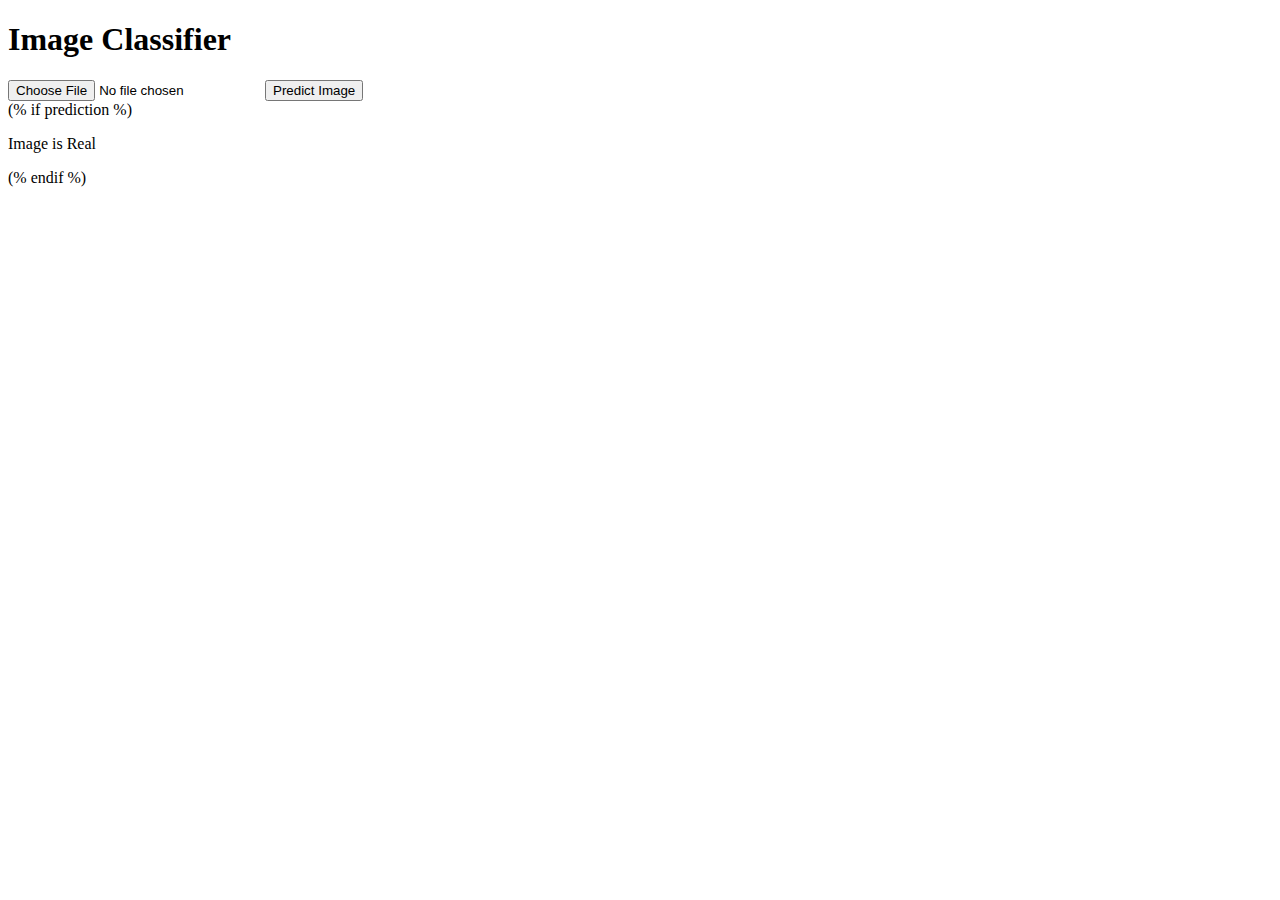
<file: Website Files/templates/index.html>
<!DOCTYPE html>
<html>
    <head>
        <title>Tutorial</title>
    </head>

    <body>
        <h1>Image Classifier</h1>

        <form action="/", method="post" enctype="multipart/form-data">
            <input class="form-control" type="file" name="imagefile">
            <input type="submit" value="Predict Image">
        </form>
    </body>

    (% if prediction %)
        <p>Image is Real</p>
    (% endif %)

</html>
</file>
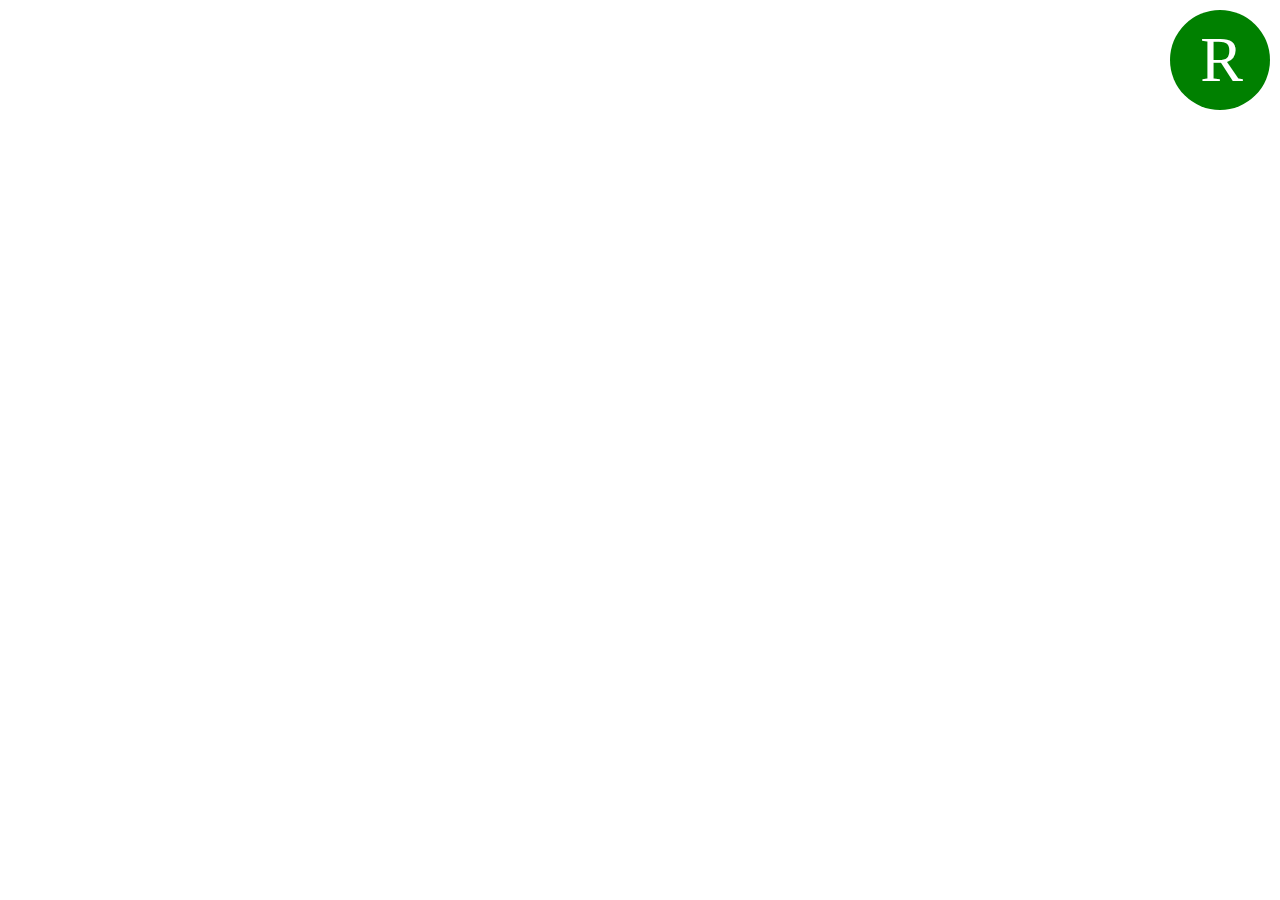
<file: expandingCircle.html>
<!DOCTYPE html>
<html lang="en">
<head>
    <meta charset="UTF-8">
    <meta name="viewport" content="width=device-width, initial-scale=1.0">
    <title>Expanding Circle Test</title>

    <style>
        * {
            margin: 0px;
            padding: 0px;
            box-sizing: border-box;
        }

        body {
            padding: 10px;
        }

        .circle {
            background-color: green;
            width: 100px;
            height: 100px;
            border-radius: 50%;
            transition: 0.5s ease-in-out;
            float: right;

            display: flex;
        }

        .circle:hover {
            width: 400px;
            height: 130px;
            border-radius: 1em;
        }

        .circle:hover .content-closed {
            animation: trulyHide 0.3s both,
                       disappear 0.3s both;
        }

        .content-closed {
            position: absolute;
            top: 23px;
            right: 37px;
            color: white;
            font-size: 4rem;
            user-select: none;
        }

        .content-opened {
            color: white;
            display: none;
            margin: 10px;
            font-size: 20px;
        }

        .circle:hover .content-opened {
            display: inline;
            opacity: 0;
            animation: disappear 0.2s 0.5s reverse both ease-in-out;
        }

        button {
            display: none;

            position: absolute;
            right: 10px;

            color: white;
            background:green;
            font-weight: bold;
            padding: 0px;
            font-size: 40px;
            width: 50px;
            height: 50px;
            border-top-right-radius: 14px;
            border: none;
            z-index: 1;
            text-align: center;
        }

        .circle:hover button {
            display: inline;
            opacity: 0;
            animation: disappear 0.2s 0.5s reverse both ease-in-out;
        }

        button:hover {
            background: white;
            color:green;
        }

        @keyframes trulyHide {
            0% {display: initial;}
            99% {display: initial;}
            100% {display: none;}
        }

        @keyframes disappear {
            0% {opacity: 100%;}
            100% {opacity: 0%;}
        }
    </style>

</head>
<body>
    <div class="circle">
        <p class="content-closed">R</p>
        <p class="content-opened">Chances of being fake: <strong>2%</strong> <br><br><br>
        This means you can likely trust that this image is real. But still be careful anyway!</p>
        <button class="button-open" onclick="this.parentElement.remove()">X</button>
    </div>
</body>
</html>
</file>
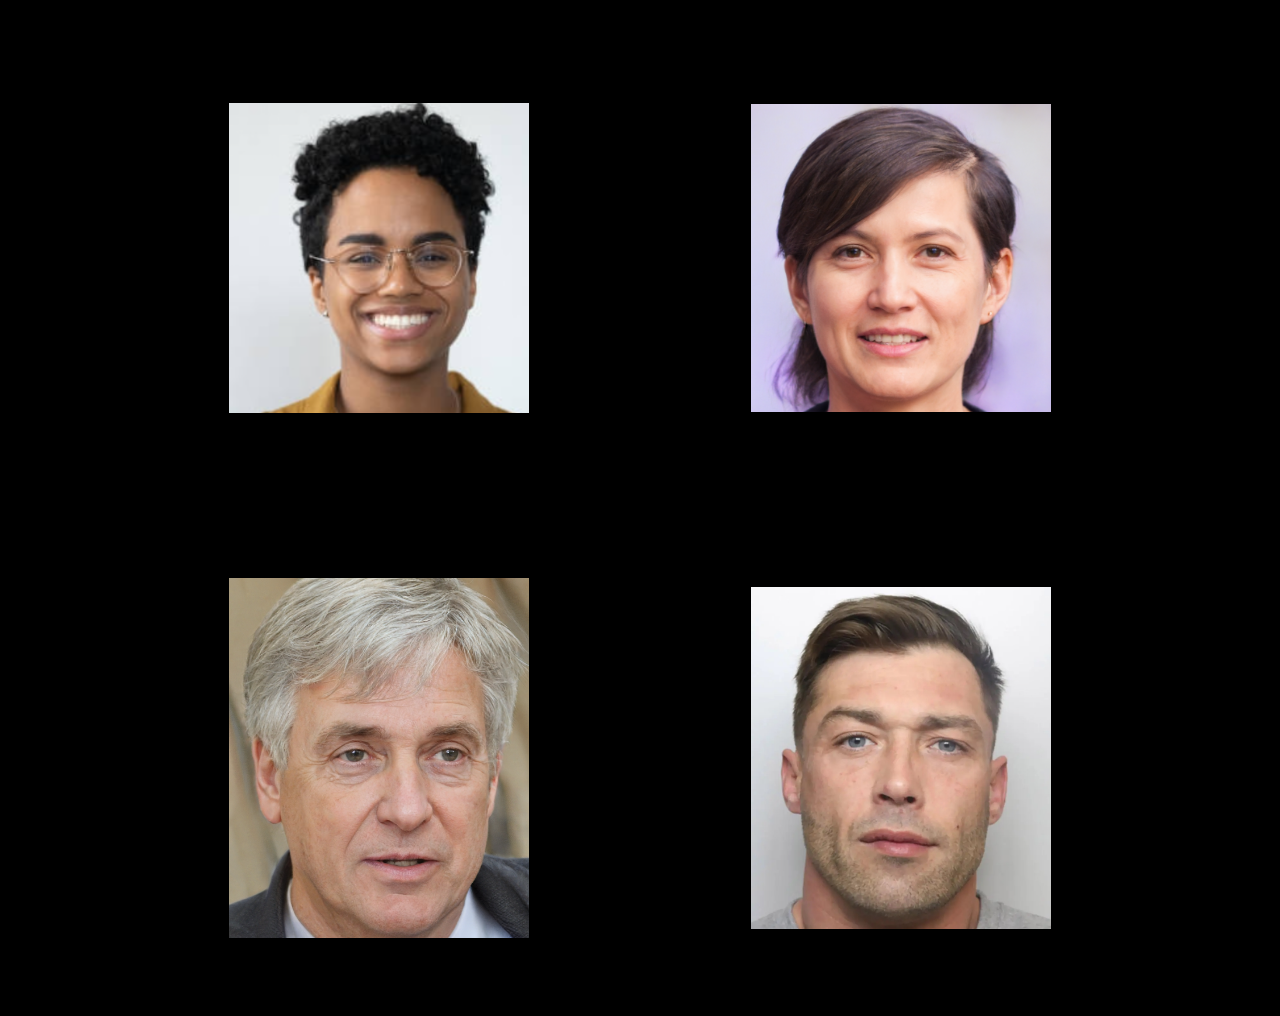
<file: Website Files/demo.html>
<!DOCTYPE html>
<html lang="en">
<head>
    <meta charset="UTF-8">
    <meta name="viewport" content="width=device-width, initial-scale=1.0">
    <title>Demo</title>
    <style>
        .real, .fake {
            max-width: 300px;
            max-height: 500px;
            position: relative;
            /* border: white solid 2px; */
        }
        /* .tableContainer {
            position: fixed;
        } */
        .rowContainer {
            display: flex;
            align-items: center;
            justify-content: space-evenly;
            height: 500px;
            /* border: white solid 2px; */
        }
        #js-image-element1{
            position: absolute;
            align-self: flex-start;
            justify-self: right;
            display: flex; width: 30px; height: 30px;
            /* border: white solid 2px; */
        }
        #js-image-element2{
            position: absolute;
            align-self: flex-start;
            justify-self: right;
            display: flex; width: 30px; height: 30px;
            /* border: white solid 2px; */
        }
        #js-image-element3{
            position: absolute;
            align-self: flex-start;
            justify-self: right;
            display: flex; width: 30px; height: 30px;
            /* border: white solid 2px; */
        }
        #js-image-element4{
            position: absolute;
            align-self: flex-start;
            justify-self: right;
            display: flex; width: 30px; height: 30px;
            /* border: white solid 2px; */
        }
        #img1 {
            position: absolute;
            display: flex; width: 30px; height: 30px;
        }
        .image_space1 {
            position:relative; display: grid; place-items: center; 
        }
        .image_space2 { 
            position:relative; display: grid; place-items: center; 
        }
        .image_space3 {
            position:relative; display: grid; place-items: center; 
        }
        .image_space4 {
            position:relative; display: grid; place-items: center; 
        }

    </style>
</head>
<body style="background-color: black;">
    <div class="tableContainer">
        <div class="rowContainer">
            <div class="image_space1">
                <img class="real" src="./demoImages/real1.png">
            </div><div class="image_space2">
                <img class="fake" src="./demoImages/ai1.png">
            </div>
        </div>
        <div class="rowContainer">
            <div class="image_space3">
                <img class="fake" src="./demoImages/ai2.png">
            </div><div class="image_space4">
            <img class="real" src="./demoImages/real2.png">
            </div>
        </div>
    </div>
    
</body>
</html>
</file>
